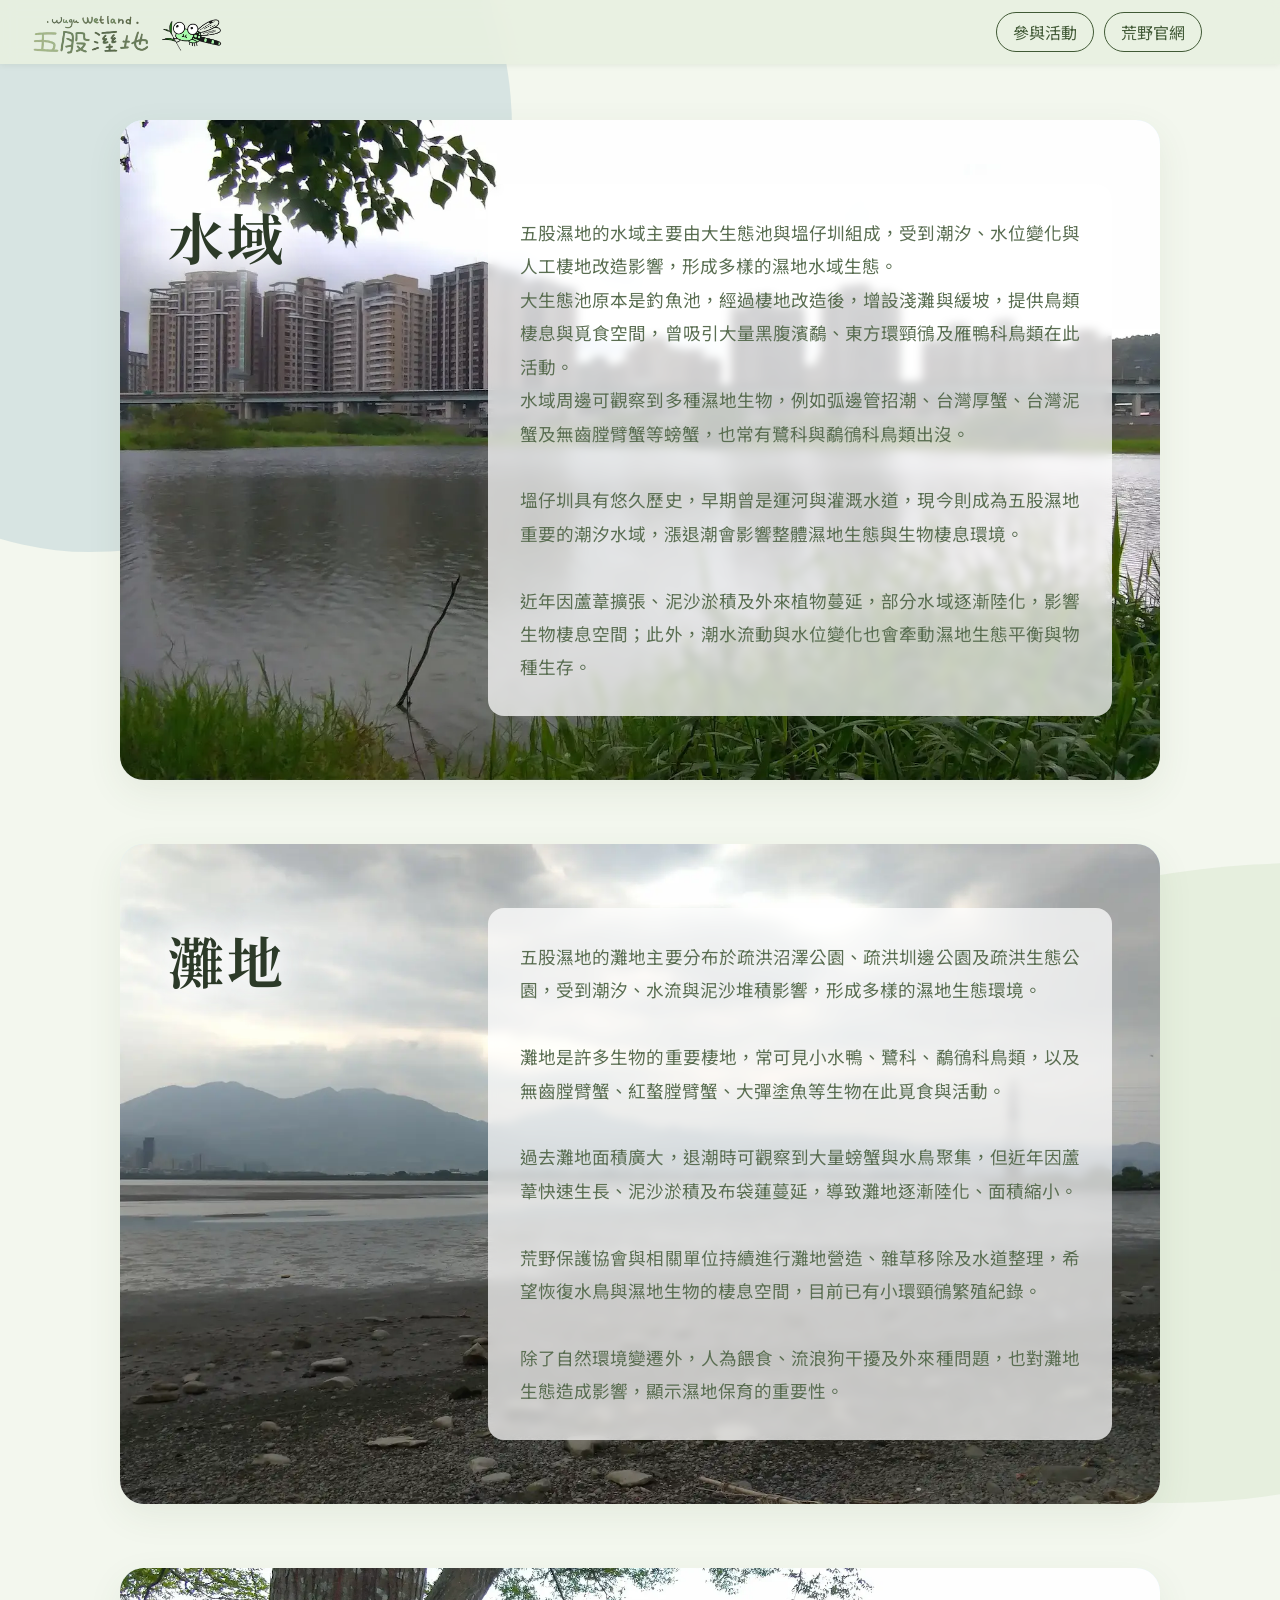
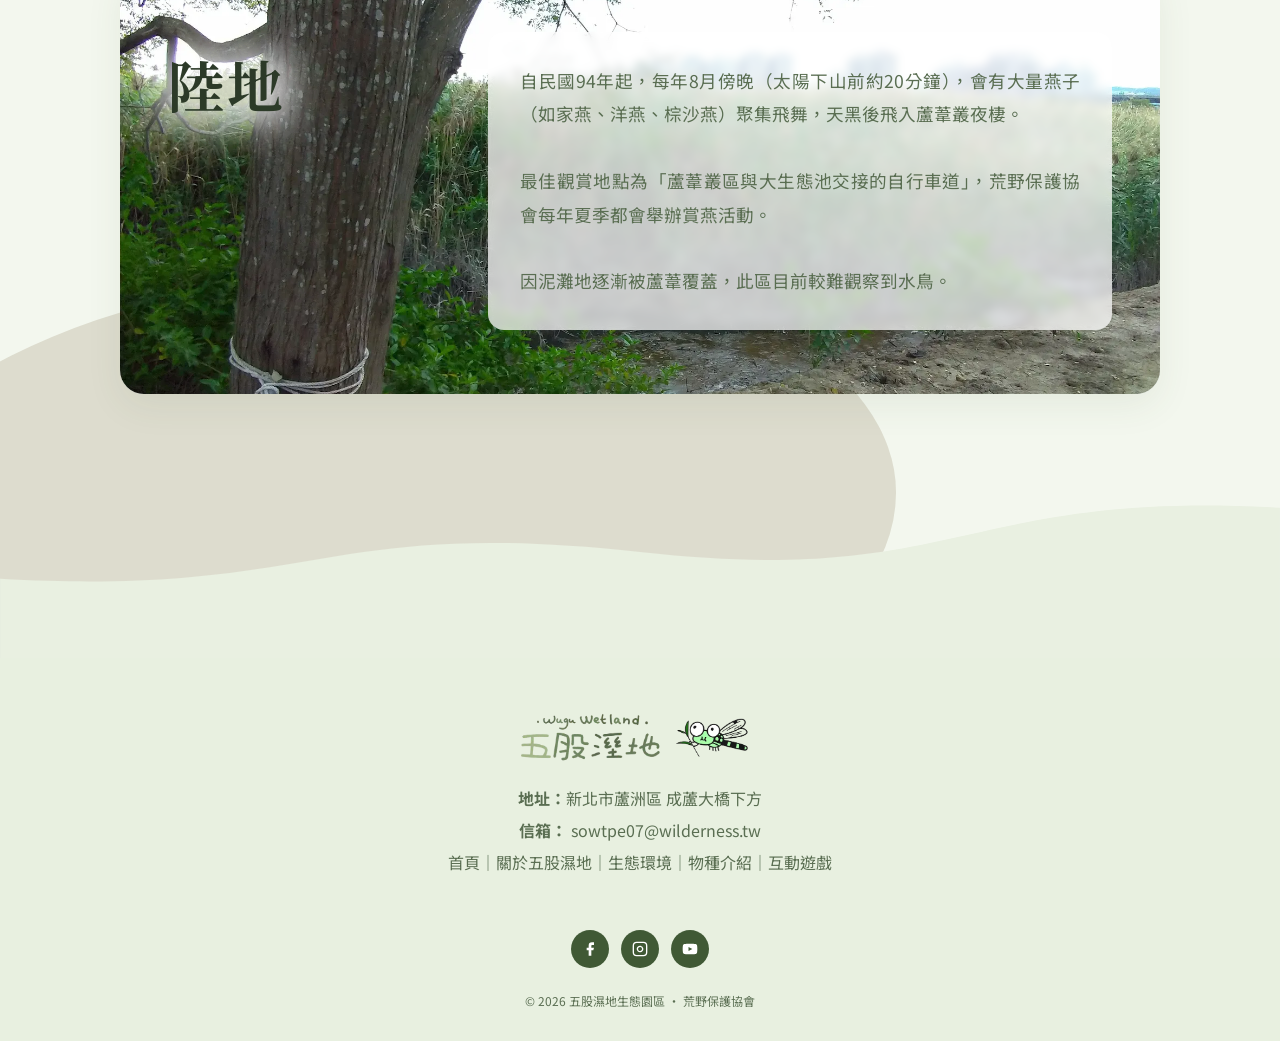
<file: environment.html>
<!DOCTYPE html>
<html lang="zh-TW">
<head>
  <script>
  window.dataLayer = window.dataLayer || [];
  function gtag(){dataLayer.push(arguments);}
  gtag('js', new Date());
  gtag('config', 'G-M5FRLNQ05Z');

  // 字型與 GA 等首屏大圖畫出來之後才載入，不和最大內容繪製（LCP）搶頻寬
  (function () {
    var FONT_CSS = 'https://fonts.googleapis.com/css2?family=Noto+Sans+TC:wght@400;500;700&family=Noto+Serif+TC:wght@600;700&display=swap';
    function addFonts() {
      var l = document.createElement('link');
      l.rel = 'stylesheet';
      l.href = FONT_CSS;
      document.head.appendChild(l);
    }
    var cached = false;
    try { cached = localStorage.getItem('wugu:fonts') === '1'; } catch (e) {}
    if (cached) addFonts(); // 回訪：字型已在瀏覽器快取，立即套用

    var started = false;
    function start() {
      if (started) return;
      started = true;
      if (!cached) addFonts();
      try { localStorage.setItem('wugu:fonts', '1'); } catch (e) {}
      var s = document.createElement('script');
      s.async = true;
      s.src = 'https://www.googletagmanager.com/gtag/js?id=G-M5FRLNQ05Z';
      document.head.appendChild(s);
    }
    window.addEventListener('load', function () {
      setTimeout(start, 4000); // 保險：最多等 4 秒
      var hero = document.querySelector('.hero__slide img[src]');
      var ready = hero && hero.decode ? hero.decode().catch(function () {}) : Promise.resolve();
      ready.then(function () {
        requestAnimationFrame(function () { setTimeout(start, 500); });
      });
    });
  })();
</script>
  <noscript><link rel="stylesheet" href="https://fonts.googleapis.com/css2?family=Noto+Sans+TC:wght@400;500;700&amp;family=Noto+Serif+TC:wght@600;700&amp;display=swap" /></noscript>
  <meta charset="UTF-8" />
  <meta charset="UTF-8" />
  <meta name="viewport" content="width=device-width, initial-scale=1.0" />
  <title>生態環境｜五股濕地生態園區</title>
  <meta name="description" content="探索五股濕地豐富的生態環境，包含水域、灘地與陸地等多元棲地。夏日賞燕、退潮賞蟹、觀察招潮蟹與彈塗魚，是新北市重要的濕地生態教育場域。" />
  <meta name="keywords" content="五股濕地, 五股溼地, 生態環境, 五股濕地生態園區, 五股濕地園區, 五股濕地賞燕, 夏日賞燕季, 五股濕地賞蟹, 招潮蟹, 彈塗魚, 退潮, 潮汐, 濕地水域, 灘地生態, 塭仔圳, 大生態池, 二重疏洪道, 荒野保護協會, Wugu Wetland" />
  <meta name="author" content="社團法人中華民國荒野保護協會" />
  <meta name="robots" content="index, follow" />
  <meta name="application-name" content="五股濕地生態園區" />
  <link rel="canonical" href="https://wugu-wetland.github.io/environment" />

  <!-- Open Graph -->
  <meta property="og:title" content="生態環境｜五股濕地生態園區" />
  <meta property="og:description" content="探索五股濕地豐富的生態環境，水域、灘地與陸地多元棲地，夏日賞燕、退潮賞蟹的最佳場域。" />
  <meta property="og:type" content="website" />
  <meta property="og:url" content="https://wugu-wetland.github.io/environment" />
  <meta property="og:site_name" content="五股濕地生態園區" />
  <meta property="og:locale" content="zh_TW" />
  <meta property="og:image" content="https://wugu-wetland.github.io/images/env-water.webp" />
  <meta property="og:image:alt" content="五股濕地的水域生態景象" />
  <meta property="og:image:width" content="1200" />
  <meta property="og:image:height" content="630" />

  <!-- Twitter Card -->
  <meta name="twitter:card" content="summary_large_image" />
  <meta name="twitter:title" content="生態環境｜五股濕地生態園區" />
  <meta name="twitter:description" content="探索五股濕地的水域、灘地與陸地多元棲地，夏日賞燕、退潮賞蟹。" />
  <meta name="twitter:image" content="https://wugu-wetland.github.io/images/env-water.webp" />

  <!-- Favicon：根目錄 .ico 為 Google 搜尋結果偏好來源 -->
  <link rel="icon" href="/favicon.ico" sizes="any" />
  <link rel="icon" type="image/x-icon" href="images/favicon.ico" />
  <link rel="icon" type="image/webp" href="images/logo-color.webp" sizes="512x512" />
  <link rel="apple-touch-icon" href="images/logo-color.webp" />

  <!-- 結構化資料：WebSite 明確宣告網站名稱，避免 Google 顯示為「GitHub」 -->
  <script type="application/ld+json">
  {
    "@context": "https://schema.org",
    "@type": "WebSite",
    "name": "五股濕地生態園區",
    "alternateName": ["五股溼地", "五股濕地", "五股濕地生態園區", "二重疏洪道", "新北大都會公園", "Wugu Wetland"],
    "url": "https://wugu-wetland.github.io/"
  }
  </script>

  <link rel="stylesheet" href="styles/shared.css" />
  <link rel="stylesheet" href="styles/environment.css" />

  <!-- 新增：預先載入首屏最關鍵的圖片，提升 LCP 速度 -->
  <!-- 注意：請在後端或打包工具先轉出一份 .webp 檔案 -->
  <link rel="preconnect" href="https://script.google.com" crossorigin />
  <link rel="preconnect" href="https://script.googleusercontent.com" crossorigin />
</head>
<body>

  <!-- =====================================================
       NAVBAR (完全沿用既有結構，不隨設計稿更動)
       ===================================================== -->
  <header>
    <nav class="navbar" role="navigation" aria-label="主要導覽">
      <a class="navbar__logo" href="/" aria-label="五股濕地生態園區 首頁">
        <img src="images/logo-green.webp" alt="" width="200" height="44" />
      </a>
      <div class="navbar__actions">
        <a href="https://www.sow.org.tw/event/search?title=%E4%BA%94%E8%82%A1&suo_shu_fen_hui_37=592&event_type=All&is_monetary=All" class="navbar__ext-link desktop-only" aria-label="參與活動" target="_blank">參與活動</a>
        <a href="https://www.sow.org.tw" class="navbar__ext-link desktop-only" aria-label="荒野官網" target="_blank">荒野官網</a>
        <button class="navbar__hamburger" id="hamburger-btn" aria-expanded="false" aria-controls="nav-drawer" aria-label="開啟選單">
          <span></span><span></span><span></span>
        </button>
      </div>
    </nav>

    <!-- Mobile Drawer -->
    <div class="nav-drawer" id="nav-drawer">
      <ul class="nav-drawer__list">
        <li><a href="/">首頁</a></li>
        <li><a href="about">關於五股濕地</a></li>
        <li><a href="environment">生態環境</a></li>
        <li><a href="species">物種介紹</a></li>
        <li><a href="https://scratch.mit.edu/projects/1315380063/fullscreen/" target="_blank">互動遊戲</a></li>
        <li class="mobile-only"><a href="https://www.sow.org.tw" style="border-top: 1px solid var(--clr-light-green); margin-top: 10px;" target="_blank">荒野官網</a></li>
        <li class="mobile-only"><a href="https://www.sow.org.tw/event/search?title=%E4%BA%94%E8%82%A1&suo_shu_fen_hui_37=592&event_type=All&is_monetary=All" target="_blank">參與活動</a></li>
      </ul>
    </div>
  </header>

  <main class="environment-main">
    
    <!-- 全域背景裝飾 (還原設計稿中的背景色塊) -->
    <div class="env-bg-shapes" aria-hidden="true">
      <div class="env-shape env-shape--1"></div>
      <div class="env-shape env-shape--2"></div>
      <div class="env-shape env-shape--3"></div>
    </div>

    <!-- =====================================================
         環境區塊 1：水域
         ===================================================== -->
    <section class="env-section reveal" id="env-water" aria-labelledby="env-water-title">
      <!-- 背景圖層 (天空與丘陵) -->
      <div class="env-section__scenery" aria-hidden="true" id="env-water-scenery">
        <img src="images/env-water.webp" alt="五股濕地的水域生態景象" loading="lazy" />
        
      </div>

      <!-- 內容圖層 -->
      <div class="env-section__inner">
        <div class="env-section__title-col">
          <h2 class="env-section__title" id="env-water-title">水域</h2>
        </div>
        <div class="env-section__content-col">
          <!--<h3 class="env-section__subtitle">小標題內容文字</h3>-->
          <p>五股濕地的水域主要由大生態池與塭仔圳組成，受到潮汐、水位變化與人工棲地改造影響，形成多樣的濕地水域生態。<br />大生態池原本是釣魚池，經過棲地改造後，增設淺灘與緩坡，提供鳥類棲息與覓食空間，曾吸引大量黑腹濱鷸、東方環頸鴴及雁鴨科鳥類在此活動。<br />水域周邊可觀察到多種濕地生物，例如弧邊管招潮、台灣厚蟹、台灣泥蟹及無齒膛臂蟹等螃蟹，也常有鷺科與鷸鴴科鳥類出沒。<br /><br />塭仔圳具有悠久歷史，早期曾是運河與灌溉水道，現今則成為五股濕地重要的潮汐水域，漲退潮會影響整體濕地生態與生物棲息環境。<br /><br />近年因蘆葦擴張、泥沙淤積及外來植物蔓延，部分水域逐漸陸化，影響生物棲息空間；此外，潮水流動與水位變化也會牽動濕地生態平衡與物種生存。</p>
        </div>
      </div>
    </section>

    <!-- =====================================================
         環境區塊 2：灘地
         ===================================================== -->
    <section class="env-section reveal" id="env-mudflat" aria-labelledby="env-mudflat-title" style="transition-delay: 0.1s;">
      <div class="env-section__scenery" aria-hidden="true" id="env-mudflat-scenery">
        <img src="images/env-mudflat.webp" alt="五股濕地的灘地生態景象" loading="lazy" />
      </div>

      <div class="env-section__inner">
        <div class="env-section__title-col">
          <h2 class="env-section__title" id="env-mudflat-title">灘地</h2>
        </div>
        <div class="env-section__content-col">
          <!--<h3 class="env-section__subtitle">小標題內容文字</h3>-->
          <p>五股濕地的灘地主要分布於疏洪沼澤公園、疏洪圳邊公園及疏洪生態公園，受到潮汐、水流與泥沙堆積影響，形成多樣的濕地生態環境。<br /><br />灘地是許多生物的重要棲地，常可見小水鴨、鷺科、鷸鴴科鳥類，以及無齒膛臂蟹、紅螯膛臂蟹、大彈塗魚等生物在此覓食與活動。<br /><br />過去灘地面積廣大，退潮時可觀察到大量螃蟹與水鳥聚集，但近年因蘆葦快速生長、泥沙淤積及布袋蓮蔓延，導致灘地逐漸陸化、面積縮小。<br /><br />荒野保護協會與相關單位持續進行灘地營造、雜草移除及水道整理，希望恢復水鳥與濕地生物的棲息空間，目前已有小環頸鴴繁殖紀錄。<br /><br />除了自然環境變遷外，人為餵食、流浪狗干擾及外來種問題，也對灘地生態造成影響，顯示濕地保育的重要性。</p>
        </div>
      </div>
    </section>

    <!-- =====================================================
         環境區塊 3：陸地
         ===================================================== -->
    <section class="env-section reveal" id="env-land" aria-labelledby="env-land-title" style="transition-delay: 0.2s;">
      <div class="env-section__scenery" aria-hidden="true" id="env-land-scenery">
        <img src="images/env-land.webp" alt="五股濕地的陸地生態景象" loading="lazy" />
      </div>
      <div class="env-section__inner">
        <div class="env-section__title-col">
          <h2 class="env-section__title" id="env-land-title">陸地</h2>
        </div>
        <div class="env-section__content-col">
          <!--<h3 class="env-section__subtitle">小標題內容文字</h3>-->
          <p>自民國94年起，每年8月傍晚（太陽下山前約20分鐘），會有大量燕子（如家燕、洋燕、棕沙燕）聚集飛舞，天黑後飛入蘆葦叢夜棲。<br /><br />最佳觀賞地點為「蘆葦叢區與大生態池交接的自行車道」，荒野保護協會每年夏季都會舉辦賞燕活動。<br /><br />因泥灘地逐漸被蘆葦覆蓋，此區目前較難觀察到水鳥。</p>
        </div>
      </div>
    </section>
  </main>

  <!-- =====================================================
       FOOTER (完全沿用既有結構，不隨設計稿更動)
       ===================================================== -->
  <footer class="footer" role="contentinfo">
    <svg viewBox="0 0 1440 200" xmlns="http://www.w3.org/2000/svg" aria-hidden="true">
      <path d="M0,110 C 360,130 360,40 720,80 C 1080,120 1080,10 1440,30 L1440,200 L0,200 Z" fill="#E9F0E1"/>
    </svg>
    <img class="footer__logo" src="images/logo-green.webp" alt="五股濕地生態園區 Logo" loading="lazy" />
    <address class="footer__info" style="font-style:normal;">
      <b>地址：</b><a href="https://maps.app.goo.gl/PuJw7zFUjeeEWEgE9" target="_blank">新北市蘆洲區 成蘆大橋下方</a><br />
      <b>信箱：</b><a href="mailto:sowtpe07@wilderness.tw" target="_blank">&nbsp;sowtpe07@wilderness.tw</a><br />
      <a href="/">首頁</a>｜<a href="about">關於五股濕地</a>｜<a href="environment">生態環境</a>｜<a href="species">物種介紹</a>｜<a href="https://scratch.mit.edu/projects/1315380063/fullscreen/">互動遊戲</a><br /><br />
    </address>
    <nav class="footer__socials" aria-label="社群媒體連結">
      <!--Facebook--><a href="https://www.facebook.com/wuguwetland/?locale=zh_TW" class="footer__social-btn" aria-label="Facebook"><svg width="16" height="16" viewBox="0 0 24 24" fill="currentColor"><path d="M18 2h-3a5 5 0 00-5 5v3H7v4h3v8h4v-8h3l1-4h-4V7a1 1 0 011-1h3z"/></svg></a>
      <!--Instagram--><a href="https://www.instagram.com/sow_taiwan/reels/" class="footer__social-btn" aria-label="Instagram"><svg width="16" height="16" viewBox="0 0 24 24" fill="none" stroke="currentColor" stroke-width="2"><rect x="2" y="2" width="20" height="20" rx="5" ry="5"/><path d="M16 11.37A4 4 0 1112.63 8 4 4 0 0116 11.37z"/><line x1="17.5" y1="6.5" x2="17.51" y2="6.5"/></svg></a>
      <!--Youtube--><a href="https://www.youtube.com/@sowtaiwan" class="footer__social-btn" aria-label="YouTube"><svg width="16" height="16" viewBox="0 0 24 24" fill="currentColor"><path d="M22.54 6.42a2.78 2.78 0 00-1.95-1.96C18.88 4 12 4 12 4s-6.88 0-8.59.46A2.78 2.78 0 001.46 6.42 29 29 0 001 12a29 29 0 00.46 5.58 2.78 2.78 0 001.95 1.96C5.12 20 12 20 12 20s6.88 0 8.59-.46a2.78 2.78 0 001.95-1.96A29 29 0 0023 12a29 29 0 00-.46-5.58z"/><polygon points="9.75 15.02 15.5 12 9.75 8.98 9.75 15.02" fill="#405A35"/></svg></a>
    </nav>
    <p class="footer__copy">© 2026 五股濕地生態園區 · <a href="https://www.sow.org.tw" target="_blank">荒野保護協會</a></p>
  </footer>

  <button class="back-to-top" id="back-to-top" aria-label="回到頂部">▲</button>
  <script src="script/cms.js"></script>
  <script src="script/shared.js"></script>
  <script src="script/about.js"></script>
</body>
</html>
</file>
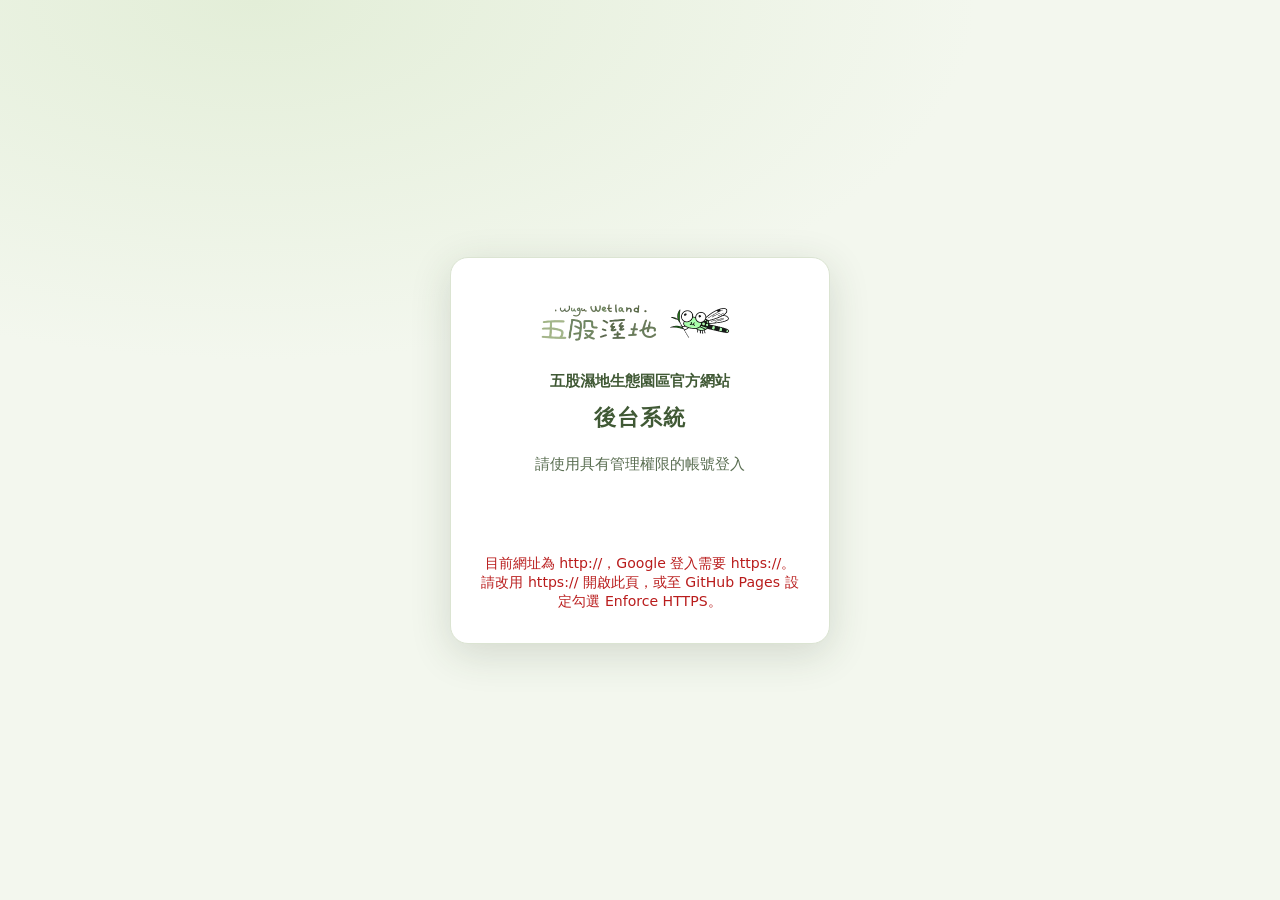
<file: management.html>
<!DOCTYPE html>
<html lang="zh-TW" data-cms="admin">
<head>
  <meta charset="UTF-8" />
  <meta name="viewport" content="width=device-width, initial-scale=1.0" />
  <meta name="robots" content="noindex, nofollow" />
  <title>網站後台｜五股濕地生態園區</title>
  <link rel="icon" href="/favicon.ico" sizes="any" />
  <link rel="stylesheet" href="https://cdnjs.cloudflare.com/ajax/libs/font-awesome/6.5.2/css/all.min.css" crossorigin="anonymous" referrerpolicy="no-referrer" />
  <link rel="stylesheet" href="styles/admin.css" />
</head>
<body>

  <!-- 登入畫面 -->
  <section class="adm-login" id="adm-login">
    <div class="adm-login__card">
      <img src="images/logo-green.webp" alt="五股濕地生態園區" width="200" height="44" />
      <p class="adm-login__subtitle">五股濕地生態園區官方網站</p>
      <h1>後台系統</h1>
      <br />
      <p class="adm-login__hint">請使用具有管理權限的帳號登入</p>
      <div id="adm-google-btn"></div>
      <form id="adm-password-form" hidden>
        <input type="password" id="adm-password" placeholder="管理者密碼" autocomplete="current-password" required />
        <button type="submit" class="adm-btn adm-btn--primary">登入</button>
      </form>
      <p class="adm-login__error" id="adm-login-error" role="alert"></p>
    </div>
  </section>

  <!-- 編輯畫面：只呈現頁面樣貌，網址維持在 /management -->
  <main class="adm-stage" id="adm-stage" hidden>
    <iframe id="adm-frame" name="wugu-cms-admin" title="頁面編輯預覽"
            sandbox="allow-scripts allow-same-origin allow-presentation"></iframe>
    <div class="adm-loading" id="adm-loading"><i class="fa-solid fa-spinner fa-spin" aria-hidden="true"></i>載入中…</div>
  </main>

  <!-- 下方固定工具列 -->
  <nav class="adm-toolbar" id="adm-toolbar" aria-label="後台工具列" hidden>
    <div class="adm-toolbar__group">
      <label class="adm-select" title="切換編輯頁面">
        <i class="fa-solid fa-file-pen" aria-hidden="true"></i>
        <select id="adm-page" aria-label="編輯頁面"></select>
        <i class="fa-solid fa-chevron-down" aria-hidden="true"></i>
      </label>
      <!--<button class="adm-btn adm-btn--ghost" id="adm-outline" aria-pressed="false" title="標示頁面中所有可編輯的範圍"><i class="fa-solid fa-eye-slash" aria-hidden="true"></i><span class="adm-btn__label--sm-hide">顯示編輯範圍</span></button>-->
    </div>
    <div class="adm-toolbar__status">
      <span class="adm-status" id="adm-status" role="status"></span>
    </div>
    <div class="adm-toolbar__group">
      <button class="adm-btn" id="adm-undo" data-shortcut="Z"><i class="fa-solid fa-rotate-left" aria-hidden="true"></i><span>返回</span></button>
      <button class="adm-btn" id="adm-redo" data-shortcut="⇧Z"><i class="fa-solid fa-rotate-right" aria-hidden="true"></i><span>重做</span></button>
      <span class="adm-toolbar__sep" aria-hidden="true"></span>
      <button class="adm-btn adm-btn--danger" id="adm-cancel" title="捨棄此頁所有未儲存的變更"><i class="fa-solid fa-xmark" aria-hidden="true"></i><span class="adm-btn__label--sm-hide">取消變更</span></button>
      <button class="adm-btn adm-btn--primary" id="adm-save" data-shortcut="S"><i class="fa-solid fa-floppy-disk" aria-hidden="true"></i><span>儲存</span></button>
      <button class="adm-btn adm-btn--ghost" id="adm-logout" title="登出"><i class="fa-solid fa-right-from-bracket" aria-hidden="true"></i></button>
    </div>
  </nav>

  <!-- 對話框（novalidate：避免瀏覽器的格式檢查擋住「取消」） -->
  <dialog class="adm-dialog" id="adm-dialog">
    <form method="dialog" novalidate>
      <h2 id="adm-dialog-title"></h2>
      <div id="adm-dialog-body"></div>
      <div class="adm-dialog__actions" id="adm-dialog-actions"></div>
    </form>
  </dialog>

  <div class="adm-toast" id="adm-toast" role="status" aria-live="polite"></div>

  <script src="script/cms.js"></script>
  <script src="script/admin-frame.js"></script>
  <script src="script/admin.js"></script>
</body>
</html>
</file>
<file: styles/shared.css>
:root {
  --clr-dark-green: #405935; --clr-mid-green: #7a9e6e;
  --clr-light-green: #c8d9b8; --clr-bg-green: #e8f0e0;
  --clr-pale: #f3f7ee; --clr-sand: #d4c9a8;
  --clr-slate-blue: #6b8fa3; --clr-white: #ffffff;
  --clr-text: #2c3a28; --clr-text-muted: #5a6e52;
  --clr-btn-bg: #405935; --clr-btn-hover: #2e4027;
  --radius-blob: 60% 40% 55% 45% / 50% 45% 55% 50%;
  --transition-base: 0.3s ease;
  --font-heading: 'Noto Serif TC', 'Georgia', serif;
  --font-body: 'Noto Sans TC', 'PingFang TC', system-ui, sans-serif;
}

*, *::before, *::after { box-sizing: border-box; margin: 0; padding: 0; }
html { overflow-x: hidden; overflow-y: scroll; scroll-behavior: smooth; font-size: 16px; }
body { font-family: var(--font-body); color: var(--clr-text); background: var(--clr-white); overflow-x: hidden; background-color: var(--clr-pale); /* 延續專案的淺底色 */}
img { max-width: 100%; height: auto; display: block; }
a { color: inherit; text-decoration: none; }

.container { max-width: 900px; margin: 0 auto; padding: 0 24px; }
.container--wide { max-width: 1200px; margin: 0 auto; padding: 0 24px; }

.btn {
  display: inline-flex; align-items: center; gap: 6px;
  padding: 10px 22px; border-radius: 999px;
  background: var(--clr-btn-bg); color: var(--clr-white);
  font-size: 1rem; font-family: var(--font-body); font-weight: 500;
  cursor: pointer; border: none; transition: background var(--transition-base), transform var(--transition-base);
}
.btn:hover { background: var(--clr-btn-hover); transform: translateY(-1px); }
.btn--outline { background: transparent; color: var(--clr-dark-green); border: 1.5px solid var(--clr-dark-green); }
.btn--outline:hover { background: var(--clr-dark-green); color: var(--clr-white); }
.btn--outline-light { background: transparent; color: var(--clr-white); border: 1.5px solid var(--clr-white); }
.btn--outline-light:hover { background: var(--clr-white); color: #ffffff00; }

.section-title { font-family: var(--font-heading); font-size: clamp(1.5rem, 3vw, 2rem); color: var(--clr-dark-green); font-weight: 700; }
.divider { border: none; border-top: 2px solid var(--clr-dark-green); margin: 12px 0 24px; }

.reveal { opacity: 0; transform: translateY(28px); transition: opacity 0.6s ease, transform 0.6s ease; }
.reveal.visible { opacity: 1; transform: translateY(0); }

/* NAVBAR */
.navbar {
  position: fixed; top: 0; left: 0; width: 100%; z-index: 100;
  background: rgba(232, 240, 224, 0.9); backdrop-filter: blur(8px); -webkit-backdrop-filter: blur(8px);
  padding: 0 32px; display: flex; align-items: center; justify-content: space-between;
  height: 64px; box-shadow: 0 1px 6px rgba(64,89,53,0.1);
}
.navbar__logo { display: flex; align-items: center; gap: 8px; }
.navbar__actions { display: flex; align-items: center; gap: 10px; }
.navbar__ext-link {
  padding: 7px 16px; border-radius: 999px; border: 1.5px solid var(--clr-dark-green);
  font-size: 1rem; color: var(--clr-dark-green); transition: all var(--transition-base); white-space: nowrap;
}
.navbar__ext-link:hover { background: var(--clr-dark-green); color: var(--clr-white); }

.navbar__hamburger {
  width: 36px; height: 36px; background: none; border: none; cursor: pointer;
  display: flex; flex-direction: column; justify-content: center; gap: 5px; padding: 4px;
  border-radius: 6px; transition: background var(--transition-base);
}
.navbar__hamburger:hover { background: rgba(64,89,53,0.1); }
.navbar__hamburger span { display: block; height: 2px; background: var(--clr-dark-green); border-radius: 2px; transition: all 0.3s ease; }
.navbar__hamburger.open span:nth-child(1) { transform: translateY(7px) rotate(45deg); }
.navbar__hamburger.open span:nth-child(2) { opacity: 0; }
.navbar__hamburger.open span:nth-child(3) { transform: translateY(-7px) rotate(-45deg); }

.nav-drawer {
  position: fixed; top: 64px; left: 0; right: 0; background: var(--clr-bg-green);
  max-height: 0; overflow: hidden; transition: max-height 0.35s ease, box-shadow 0.3s; z-index: 99;
}
.nav-drawer.open { max-height: 500px; box-shadow: 0 8px 20px rgba(64,89,53,0.12); }
.nav-drawer__list { list-style: none; padding: 12px 0 20px; text-align: right; }
.nav-drawer__list li a { display: block; padding: 12px 32px; font-size: 1rem; color: var(--clr-dark-green); font-weight: 500; transition: background var(--transition-base); }
.nav-drawer__list li a:hover { background: rgba(64,89,53,0.08); }

/* FOOTER */
.footer { background: var(--clr-bg-green); padding: 48px 24px 32px; text-align: center; position: relative; }
.footer__logo { height: 56px; margin: 0 auto 20px; display: block; }
.footer__info { font-size: 1rem; color: var(--clr-text-muted); line-height: 2; margin-bottom: 20px; }
.footer__info a:hover { color: var(--clr-mid-green); }
.footer__socials { display: flex; gap: 12px; justify-content: center; margin-bottom: 24px; }
.footer__social-btn {
  width: 38px; height: 38px; border-radius: 50%; background: var(--clr-dark-green); color: var(--clr-white);
  display: flex; align-items: center; justify-content: center; font-size: 1rem; transition: all var(--transition-base); text-decoration: none;
}
.footer__social-btn:hover { background: var(--clr-btn-hover); transform: translateY(-2px); }
.footer__copy { font-size: 0.75rem; color: var(--clr-text-muted); }

/* BACK TO TOP */
.back-to-top {
  position: fixed; bottom: 28px; right: 24px; z-index: 50; width: 44px; height: 44px; border-radius: 50%;
  background: var(--clr-dark-green); color: var(--clr-white); border: none; cursor: pointer; font-size: 1.1rem;
  display: flex; align-items: center; justify-content: center; box-shadow: 0 4px 16px rgba(64,89,53,0.3);
  opacity: 0; pointer-events: none; transition: opacity 0.3s, transform 0.3s;
}
.back-to-top.visible { opacity: 1; pointer-events: all; }
.back-to-top:hover { transform: translateY(-3px); }

/* RWD */
@media (min-width: 769px) { .mobile-only { display: none; } }
@media (max-width: 768px) { .desktop-only { display: none; } .mobile-only { display: block; } .navbar { padding: 0 16px; } }

/* ============================================================
   修復全域圖層順序
   ============================================================ */

/* 1. 讓主內容區塊保持較高層級 */
main {
  position: relative;
  z-index: 10;
}

.footer {
  position: relative;
  margin-top: 100px; /* 預留一些空間給波浪，避免波浪蓋到上方內容 */
}

.footer > svg {
  position: absolute;
  /* 關鍵 1：不要用 top，改用 bottom: 100% 讓 SVG 完美貼齊 Footer 的上邊緣 */
  bottom: 100%; 
  left: 0;
  width: 100%;
  height: auto; /* 高度自動跟隨比例縮放 */
  display: block; /* 消除 SVG 預設的底部文字空白間距 */
  
  /* 關鍵 2：往下位移 1px，讓波浪與 Footer 背景產生 1px 重疊，徹底殺死白線 */
  transform: translateY(1px); 
  
  z-index: -1;
  pointer-events: none;
}
</file>
<file: styles/environment.css>
/* ============================================================
   ENVIRONMENT.CSS — 五股濕地生態園區 生態環境頁面專屬樣式
   Namespace: .env-* (嚴禁覆寫 shared.css 的全域 class)
   ============================================================ */

/* ============================================================
   MAIN CONTAINER & BACKGROUND BLOBS
   ============================================================ */
.environment-main {
  padding-top: 120px; /* 避開 Fixed Navbar 64px + 緩衝間距 */
  padding-bottom: 100px;
  position: relative;
  z-index: -1;
}

/* 設計稿底部的沙色/綠色裝飾色塊 */
.env-bg-shapes {
  position: absolute;
  inset: 0;
  pointer-events: none;
  z-index: 0;
}

.env-shape {
  position: absolute;
  border-radius: var(--radius-blob);
}

.env-shape--1 {
  width: 60vw; height: 60vw;
  background: rgba(133, 173, 188, 0.25);
  top: -10%; left: -20%;
}

.env-shape--2 {
  width: 70vw; height: 50vw;
  background: rgba(200, 217, 184, 0.3); /* 借用 var(--clr-light-green) 透明度 */
  top: 40%; right: -30%;
}

.env-shape--3 {
  width: 80vw; height: 40vw;
  background: rgba(130, 112, 74, 0.2); /* 借用 var(--clr-sand) 透明度 */
  bottom: -10%; left: -10%;
}

/* ============================================================
   ENVIRONMENT SECTION (水域、灘地、陸地 共用卡片結構)
   ============================================================ */
.env-section {
  position: relative;
  max-width: 1040px;
  width: 92%;
  margin: 0 auto 64px;
  background: linear-gradient(180deg, #d8f0ff 0%, #f4fafe 100%); /* 設計稿的漸層藍天 */
  border-radius: 24px;
  overflow: hidden;
  box-shadow: 0 12px 36px rgba(64,89,53,0.08);
  z-index: 1;
}

/* ──────────────────────────────────────────────
   SCENERY (背景圖層：雲朵與丘陵)
   ────────────────────────────────────────────── */
.env-section__scenery {
  position: absolute;
  inset: 0;
  pointer-events: none;
  touch-action: none;
  z-index: 1;
}

.env-section__scenery img {
  height: 100%; 
  width: 100%;
  object-fit: cover;
}


/* ──────────────────────────────────────────────
   CONTENT (內容圖層：標題與文字)
   ────────────────────────────────────────────── */
.env-section__inner {
  position: relative;
  z-index: 2; /* 確保文字在山丘與雲朵之上 */
  display: grid;
  grid-template-columns: 280px 1fr;
  gap: 40px;
  padding: 64px 48px; /* 底部 padding 留給丘陵空間 */
}

/* 左欄：大標題 */
.env-section__title-col {
  padding-top: 12px;
}

.env-section__title {
  font-family: var(--font-heading);
  font-size: clamp(2rem, 5vw, 3.5rem);
  color: var(--clr-text);
  font-weight: 700;
  letter-spacing: 0.05em;
  text-shadow: 0px 0px 30px #ffffff, 0px 0px 40px #ffffff, 0px 0px 50px #ffffff, 0px 0px 60px #ffffff, 0px 0px 70px #ffffff; 
}

/* 右欄：內文 */
.env-section__content-col {
  /* 在設計稿中文字是直接壓在背景上，但為了 RWD 可讀性，給予極淡的玻璃效果 */
  background: rgba(255, 255, 255, 0.733);
  backdrop-filter: blur(4px);
  -webkit-backdrop-filter: blur(4px);
  padding: 32px;
  border-radius: 16px;
}

.env-section__subtitle {
  font-family: var(--font-body);
  font-size: 1.4rem;
  font-weight: 700;
  color: var(--clr-text);
  margin-bottom: 16px;
  line-height: 1.4;
}

.env-section__content-col p {
  font-size: 1.1rem;
  line-height: 1.9;
  color: var(--clr-text-muted); /* 延續專案文字顏色 */
  margin-bottom: 20px;
  text-align: justify;
}

.env-section__content-col p:last-child {
  margin-bottom: 0;
}

/* 在 mobile breakpoint 中的 .env-section__content-col */
@media (max-width: 860px) {
  .env-section__inner {
    grid-template-columns: 1fr;
    gap: 24px;
    padding: 48px 32px 160px;
  }

  .env-section__title-col {
    text-align: center;
  }

}

@media (max-width: 480px) {
  .environment-main {
    padding-top: 90px;
  }
  .env-section {
    border-radius: 16px;
    margin-bottom: 40px;
  }
  .env-section__inner {
    padding: 32px 20px 140px;
  }
  .env-section__content-col {
    padding: 24px 16px;
  }
}
</file>
<file: styles/admin.css>
/* ============================================================
   ADMIN.CSS — 網站後台外殼（不影響前台樣式）
   ============================================================ */
:root {
  --adm-green: #405935;
  --adm-green-dark: #2e4027;
  --adm-green-soft: #7a9e6e;
  --adm-pale: #f3f7ee;
  --adm-line: #dbe4d2;
  --adm-text: #2c3a28;
  --adm-muted: #5a6e52;
  --adm-amber: #d97706;
  --adm-danger: #b91c1c;
  --adm-bar: 68px;
  --adm-radius: 10px;
  --adm-shadow: 0 10px 40px rgba(46,64,39,.16);
}
* { box-sizing: border-box; }
html, body { margin: 0; height: 100%; font-family: "Noto Sans TC", "PingFang TC", system-ui, -apple-system, sans-serif; color: var(--adm-text); background: var(--adm-pale); -webkit-font-smoothing: antialiased; }
[hidden] { display: none !important; }
button, select, input, textarea { font: inherit; }

/* ---------- 登入 ---------- */
.adm-login { min-height: 100%; display: grid; place-items: center; padding: 24px;
  background: radial-gradient(1200px 600px at 20% 0%, #e3eed8 0%, transparent 60%), var(--adm-pale); }
.adm-login__card { width: min(380px, 100%); background: #fff; border-radius: 18px; padding: 40px 30px 32px; text-align: center; box-shadow: var(--adm-shadow); border: 1px solid var(--adm-line); }
.adm-login__card img { margin: 0 auto; display: block; }
.adm-login__card h1 { margin: 6px 0 4px; font-size: 1.35rem; color: var(--adm-green); letter-spacing: .04em; }
.adm-login__subtitle { margin-top: 30px; margin-bottom: 12px; color: var(--adm-green); font-size: .92rem; font-weight: 800; }
.adm-login__hint { margin: 0 0 22px; color: var(--adm-muted); font-size: .92rem;}
#adm-google-btn { display: flex; justify-content: center; min-height: 44px; }
#adm-password-form { display: grid; gap: 10px; }
#adm-password-form input { padding: 12px 14px; border: 1px solid var(--adm-line); border-radius: var(--adm-radius); font-size: 1rem; transition: border-color .15s, box-shadow .15s; }
#adm-password-form input:focus { outline: none; border-color: var(--adm-green); box-shadow: 0 0 0 4px rgba(64,89,53,.15); }
.adm-login__error { min-height: 1.4em; margin: 14px 0 0; color: var(--adm-danger); font-size: .88rem; }

/* ---------- 編輯區 ---------- */
.adm-stage { position: fixed; inset: 0 0 var(--adm-bar) 0;}
.adm-stage iframe { width: 100%; height: 100%; border: 0; display: block; }
.adm-loading { position: absolute; inset: 0; display: grid; place-content: center; gap: 12px; justify-items: center; background: rgba(243,247,238,.92); color: var(--adm-green); font-weight: 600; transition: opacity .25s; }
.adm-loading i { font-size: 1.8rem; }
.adm-loading.is-hidden { opacity: 0; pointer-events: none; }

/* ---------- 工具列 ---------- */
.adm-toolbar { position: fixed; left: 0; right: 0; bottom: 0; height: var(--adm-bar); z-index: 1000; display: flex; align-items: center; justify-content: space-between; gap: 16px; padding: 0 20px;
  background: rgba(255,255,255,.96); backdrop-filter: blur(10px); -webkit-backdrop-filter: blur(10px); border-top: 1px solid var(--adm-line); box-shadow: 0 -6px 24px rgba(46,64,39,.10); }
.adm-toolbar__group { display: flex; align-items: center; gap: 8px; }
.adm-toolbar__sep { width: 1px; height: 28px; background: var(--adm-line); margin: 0 4px; }

.adm-select { position: relative; display: flex; align-items: center; }
.adm-select > i { position: absolute; left: 12px; color: var(--adm-green); pointer-events: none; }
.adm-select > .fa-chevron-down { left: auto; right: 12px; font-size: .7rem; color: var(--adm-muted); }
.adm-select select { appearance: none; -webkit-appearance: none; padding: 9px 34px 9px 36px; border-radius: 999px; border: 1px solid var(--adm-line); background: var(--adm-pale); color: var(--adm-green-dark); font-weight: 600; font-size: .92rem; cursor: pointer; transition: border-color .15s, box-shadow .15s; }
.adm-select select:hover { border-color: var(--adm-green-soft); }
.adm-select select:focus-visible { outline: none; box-shadow: 0 0 0 4px rgba(64,89,53,.18); border-color: var(--adm-green); }

.adm-toolbar__status { flex: 1; display: flex; justify-content: center; min-width: 0; }
.adm-status { display: inline-flex; align-items: center; gap: 8px; max-width: 100%; padding: 7px 14px; border-radius: 999px; background: #eef5e8; color: var(--adm-green); font-size: .86rem; white-space: nowrap; overflow: hidden; text-overflow: ellipsis; }
.adm-status.is-dirty { background: #fef3c7; color: #92400e; }
.adm-status.is-saving { background: #e0ecf3; color: #31566b; }

/* 按鈕 */
.adm-btn { appearance: none; display: inline-flex; align-items: center; justify-content: center; gap: 7px; border: 1px solid var(--adm-line); background: #fff; color: var(--adm-text); padding: 9px 15px; border-radius: var(--adm-radius); font-size: .9rem; font-weight: 500; cursor: pointer; white-space: nowrap; transition: background .15s, border-color .15s, color .15s, box-shadow .15s, transform .1s; }
.adm-btn i { font-size: .95em; }
.adm-btn:hover:not(:disabled) { background: var(--adm-pale); border-color: var(--adm-green-soft); color: var(--adm-green-dark); }
.adm-btn:active:not(:disabled) { transform: translateY(1px); }
.adm-btn:focus-visible { outline: none; box-shadow: 0 0 0 4px rgba(64,89,53,.2); }
.adm-btn:disabled { opacity: .4; cursor: not-allowed; }
.adm-btn--primary { background: var(--adm-green); border-color: var(--adm-green); color: #fff; font-weight: 600; }
.adm-btn--primary:hover:not(:disabled) { background: var(--adm-green-dark); border-color: var(--adm-green-dark); color: #fff; }
.adm-btn--danger { color: var(--adm-danger); }
.adm-btn--danger:hover:not(:disabled) { background: #fef2f2; border-color: #fca5a5; color: var(--adm-danger); }
.adm-btn--ghost { border-color: transparent; background: transparent; color: var(--adm-muted); }
.adm-btn--ghost:hover:not(:disabled) { background: var(--adm-pale); border-color: transparent; }
.adm-btn--ghost.is-active { background: #eef5e8; color: var(--adm-green); }
.adm-login .adm-btn--primary { padding: 12px; font-size: 1rem; }

@media (max-width: 960px) {
  :root { --adm-bar: 112px; }
  .adm-toolbar { flex-wrap: wrap; height: auto; min-height: var(--adm-bar); padding: 10px; justify-content: center; gap: 8px; }
  .adm-toolbar__status { order: -1; flex-basis: 100%; }
  .adm-btn { padding: 8px 11px; font-size: .84rem; }
  .adm-btn__label--sm-hide { display: none; }
}

/* ---------- 對話框 ---------- */
.adm-dialog { width: min(540px, calc(100% - 32px)); max-height: calc(100% - 48px); border: 0; border-radius: 16px; padding: 0; box-shadow: 0 24px 70px rgba(0,0,0,.28); color: var(--adm-text); }
.adm-dialog[open] { animation: adm-pop .18s ease-out; }
@keyframes adm-pop { from { opacity: 0; transform: translateY(8px) scale(.98); } }
.adm-dialog::backdrop { background: rgba(28,38,24,.5); backdrop-filter: blur(2px); }
.adm-dialog form { padding: 24px 26px 22px; }
.adm-dialog h2 { display: flex; align-items: center; gap: 10px; margin: 0 0 16px; font-size: 1.12rem; color: var(--adm-green-dark); }
.adm-dialog h2 i { width: 34px; height: 34px; display: grid; place-items: center; border-radius: 50%; background: #eef5e8; color: var(--adm-green); font-size: .95rem; }
.adm-dialog p { line-height: 1.7; margin: 0; }
.adm-dialog label { display: block; font-size: .84rem; font-weight: 600; color: var(--adm-muted); margin: 14px 0 6px; }
.adm-dialog input, .adm-dialog textarea { width: 100%; padding: 10px 12px; border: 1px solid var(--adm-line); border-radius: var(--adm-radius); color: var(--adm-text); background: #fff; transition: border-color .15s, box-shadow .15s; }
.adm-dialog input:focus, .adm-dialog textarea:focus { outline: none; border-color: var(--adm-green); box-shadow: 0 0 0 4px rgba(64,89,53,.15); }
.adm-dialog textarea { min-height: 120px; resize: vertical; line-height: 1.6; }
.adm-dialog__note { font-size: .8rem; color: var(--adm-muted); line-height: 1.65; margin: 6px 0 0 !important; }
.adm-dialog__note.is-warn { color: #b45309; }
.adm-dialog__note.is-ok { color: var(--adm-green); }
.adm-dialog__preview { margin-top: 12px; min-height: 80px; max-height: 210px; display: grid; place-items: center; border-radius: var(--adm-radius); overflow: hidden;
  background: repeating-conic-gradient(#eef2ea 0% 25%, #f8faf6 0% 50%) 50% / 18px 18px; border: 1px solid var(--adm-line); }
.adm-dialog__preview img { max-width: 100%; max-height: 210px; display: block; }
.adm-dialog__actions { display: flex; justify-content: flex-end; flex-wrap: wrap; gap: 8px; margin-top: 22px; padding-top: 16px; border-top: 1px solid var(--adm-line); }
.adm-dialog__actions .adm-btn--left { margin-right: auto; }

/* ---------- 提示訊息 ---------- */
.adm-toast { position: fixed; left: 50%; bottom: calc(var(--adm-bar) + 16px); transform: translate(-50%, 16px); display: flex; align-items: center; gap: 8px; background: var(--adm-green-dark); color: #fff; padding: 11px 18px; border-radius: 999px; font-size: .9rem; box-shadow: var(--adm-shadow); opacity: 0; pointer-events: none; transition: opacity .25s, transform .25s; z-index: 1100; max-width: calc(100% - 32px); }
.adm-toast.is-show { opacity: 1; transform: translate(-50%, 0); }
.adm-toast.is-error { background: var(--adm-danger); }
</file>
